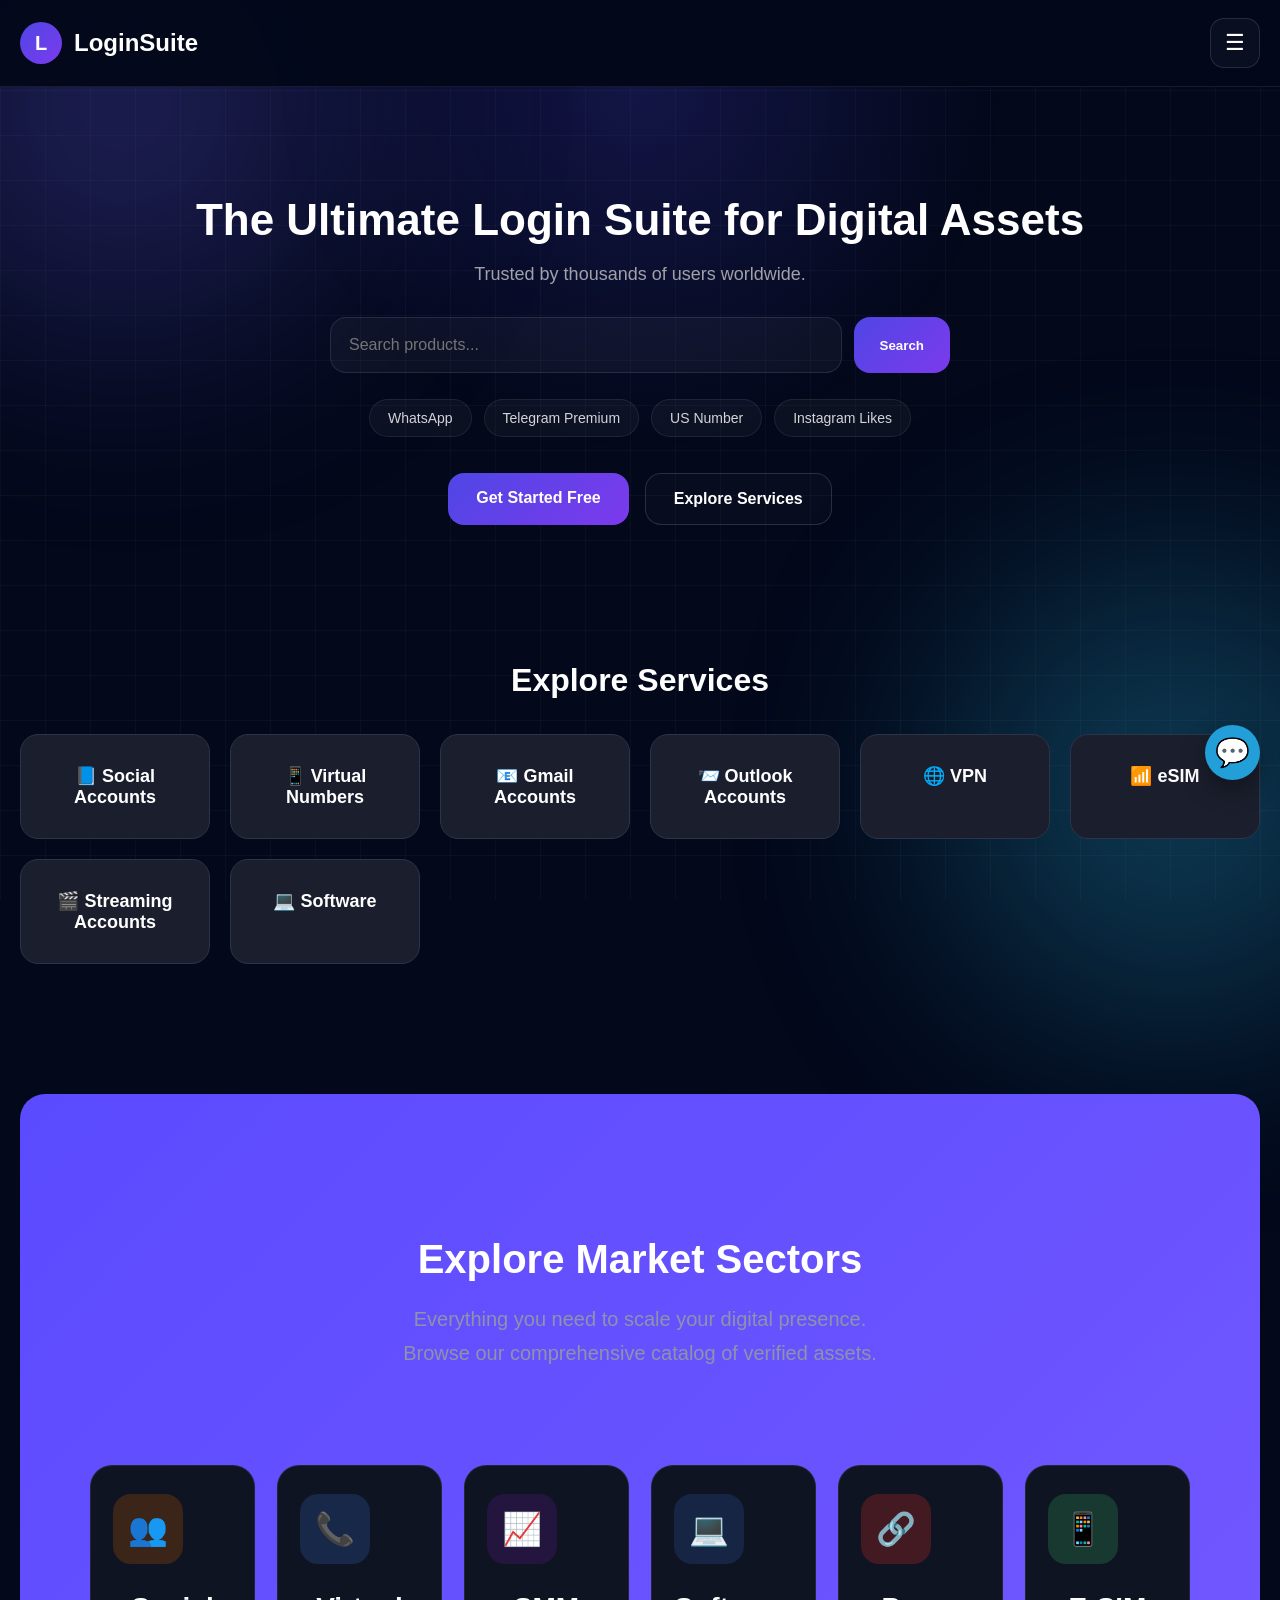
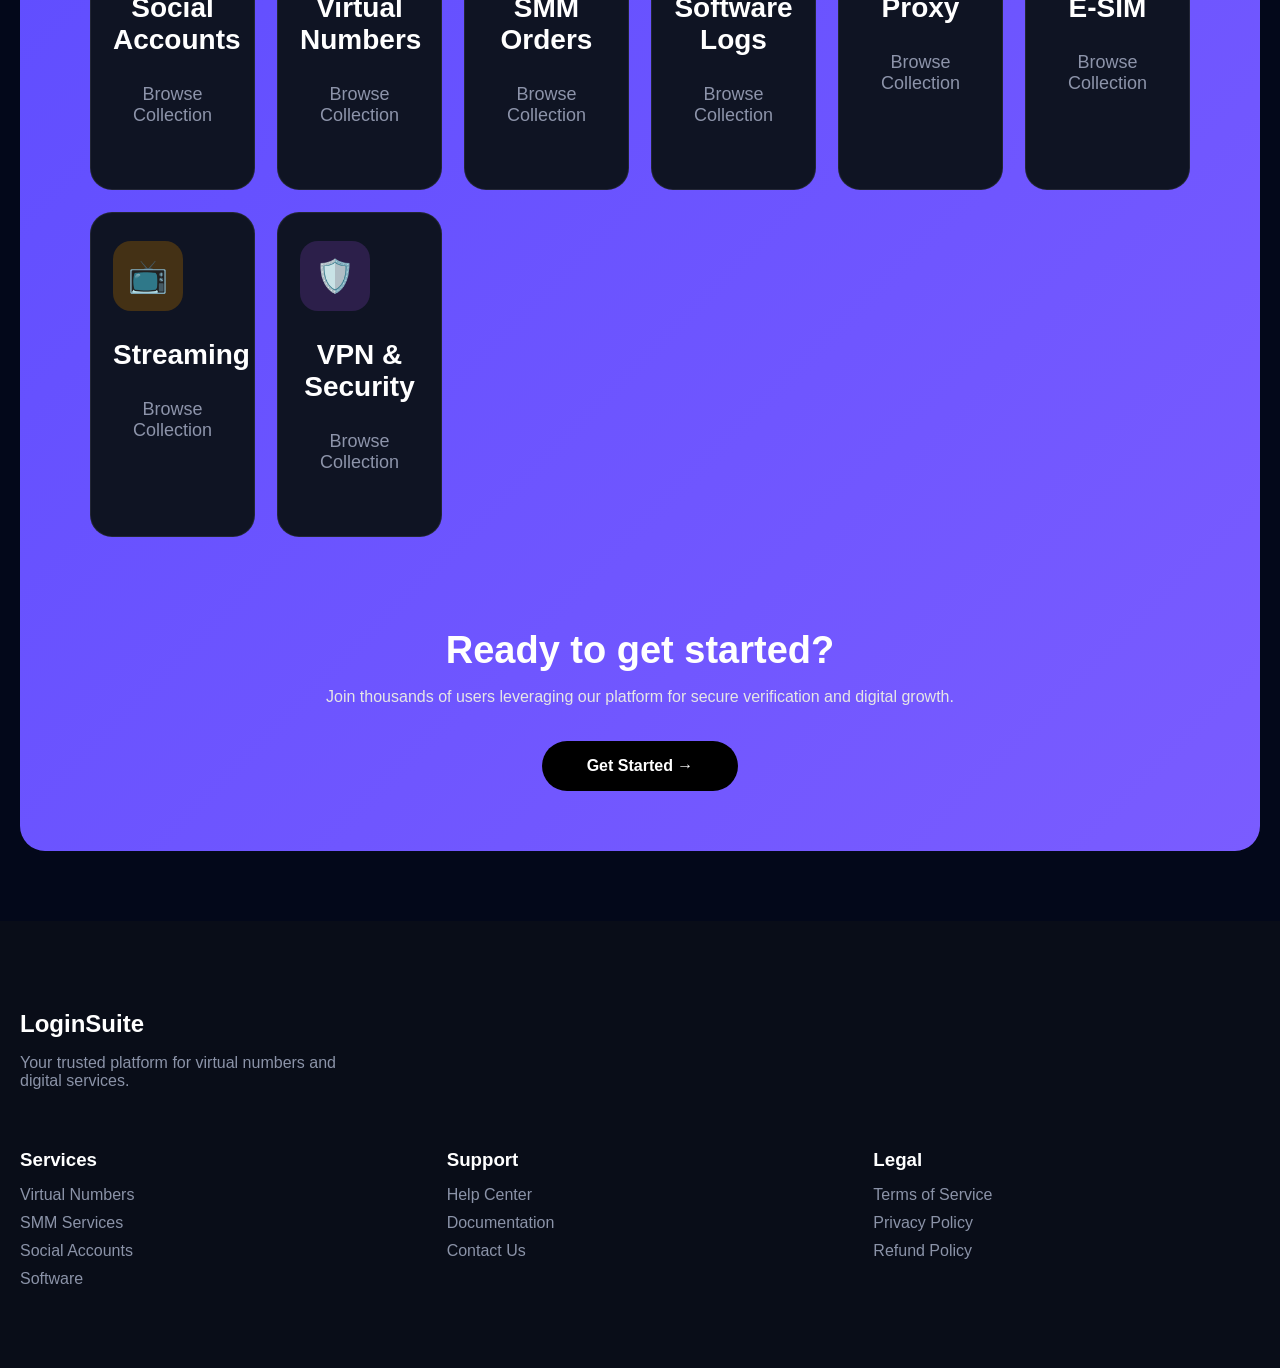
<file: index.html>
<!DOCTYPE html>
<html lang="en">
<head>
  <meta charset="UTF-8">
  <meta name="viewport" content="width=device-width, initial-scale=1.0">
  <title>LoginSuite</title>
  <link rel="stylesheet" href="style.css">
</head>
<body>
<div class="bg-glow glow1"></div>
<div class="bg-glow glow2"></div>
<div class="bg-grid"></div>
  <!-- Header -->
  <header class="header">
    <div class="logo">
      <div class="logo-circle">L</div>
      <span>LoginSuite</span>
    </div>

    <button class="menu-btn" id="menuBtn">☰</button>
  </header>

  <div class="mobile-menu" id="mobileMenu">

    <a href="#">Services</a>
    <a href="#">About</a>
    <a href="#">Contact</a>
    <a href="login.html">Sign In</a>

    <a href="#" class="menu-start-btn">
        Get Started
    </a>

</div>
  <!-- Hero Section -->
  <section class="hero">
    <h1>The Ultimate Login Suite for Digital Assets</h1>
    <p>Trusted by thousands of users worldwide.</p>

    <div class="search-box">
      <input type="text" placeholder="Search products...">
      <button>Search</button>
    </div>

    <div class="trending">
      <span>WhatsApp</span>
      <span>Telegram Premium</span>
      <span>US Number</span>
      <span>Instagram Likes</span>
    </div>

    <div class="hero-buttons">
      <a href="login.html" class="primary-btn">Get Started Free</a>
      <a href="#categories" class="secondary-btn">Explore Services</a>
    </div>
  </section>

<section class="categories">

    <h2>Explore Services</h2>

    <div class="category-grid">

        <div class="category-card">📘 Social Accounts</div>

        <div class="category-card">📱 Virtual Numbers</div>

        <div class="category-card">📧 Gmail Accounts</div>

        <div class="category-card">📨 Outlook Accounts</div>

        <div class="category-card">🌐 VPN</div>

        <div class="category-card">📶 eSIM</div>

        <div class="category-card">🎬 Streaming Accounts</div>

        <div class="category-card">💻 Software</div>

    </div>

</section>
<section class="cta">
<section class="market-title">

<h2>Explore Market Sectors</h2>

<p>
Everything you need to scale your digital presence.<br>
Browse our comprehensive catalog of verified assets.
</p>

</section>
  <section class="market-section">

    <div class="market-card">
        <div class="icon orange">👥</div>
        <h3>Social Accounts</h3>
        <p>Browse Collection</p>
    </div>

    <div class="market-card">
        <div class="icon blue">📞</div>
        <h3>Virtual Numbers</h3>
        <p>Browse Collection</p>
    </div>

    <div class="market-card">
        <div class="icon purple">📈</div>
        <h3>SMM Orders</h3>
        <p>Browse Collection</p>
    </div>

    <div class="market-card">
        <div class="icon indigo">💻</div>
        <h3>Software Logs</h3>
        <p>Browse Collection</p>
    </div>

    <div class="market-card">
        <div class="icon red">🔗</div>
        <h3>Proxy</h3>
        <p>Browse Collection</p>
    </div>

    <div class="market-card">
        <div class="icon green">📱</div>
        <h3>E-SIM</h3>
        <p>Browse Collection</p>
    </div>

    <div class="market-card">
        <div class="icon gold">📺</div>
        <h3>Streaming</h3>
        <p>Browse Collection</p>
    </div>

    <div class="market-card">
        <div class="icon violet">🛡️</div>
        <h3>VPN &amp; Security</h3>
        <p>Browse Collection</p>
    </div>

</section>
    <h2>Ready to get started?</h2>

    <p>
        Join thousands of users leveraging our platform for secure
        verification and digital growth.
    </p>

    <a href="#" class="cta-btn">Get Started →</a>

</section>

<footer class="footer">

    <div class="footer-logo">
        <h2>LoginSuite</h2>
        <p>Your trusted platform for virtual numbers and digital services.</p>
    </div>

    <div class="footer-links">

        <div>
            <h3>Services</h3>
            <a href="#">Virtual Numbers</a>
            <a href="#">SMM Services</a>
            <a href="#">Social Accounts</a>
            <a href="#">Software</a>
        </div>

        <div>
            <h3>Support</h3>
            <a href="#">Help Center</a>
            <a href="#">Documentation</a>
            <a href="#">Contact Us</a>
        </div>

        <div>
            <h3>Legal</h3>
            <a href="#">Terms of Service</a>
            <a href="#">Privacy Policy</a>
            <a href="#">Refund Policy</a>
        </div>

    </div>

</div>

</footer>

<a href="https://t.me/child_of_christ_A"
class="telegram-support"
target="_blank">

💬

</a>
<script>
const menuBtn = document.getElementById("menuBtn");
const mobileMenu = document.getElementById("mobileMenu");

menuBtn.onclick = function () {
    mobileMenu.classList.toggle("active");

    if (mobileMenu.classList.contains("active")) {
        menuBtn.innerHTML = "✕";
    } else {
        menuBtn.innerHTML = "☰";
    }
};
</script>
</body>
</html>
</file>
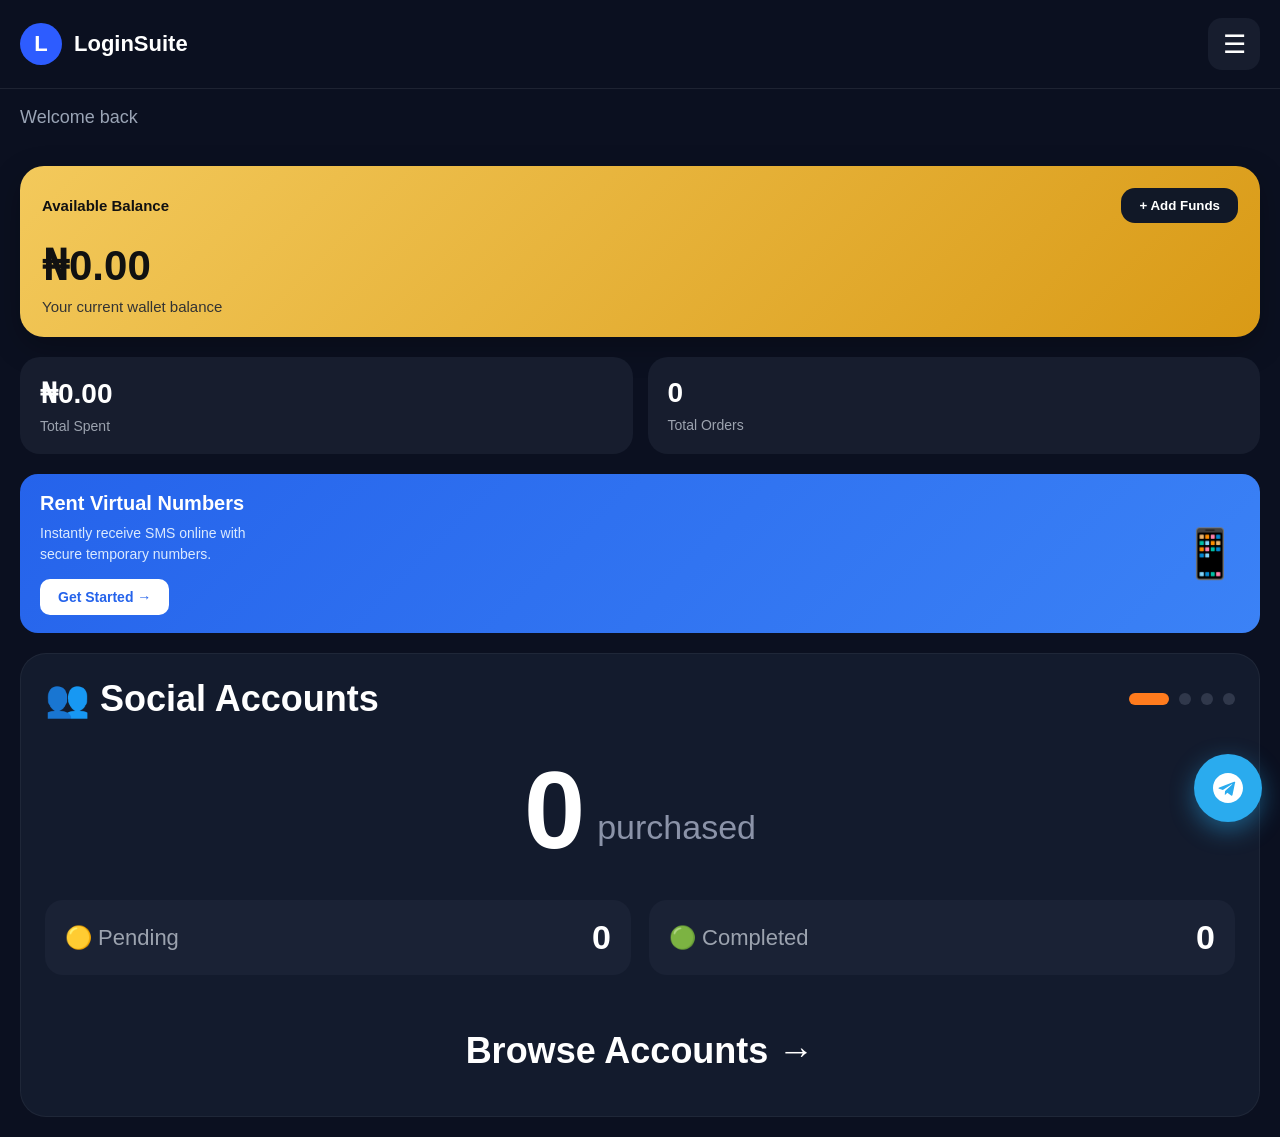
<file: dashboard.html>
<!DOCTYPE html>
<html lang="en">
<head>
    <meta charset="UTF-8">
    <meta name="viewport" content="width=device-width, initial-scale=1.0">
    <title>Dashboard - LoginSuite</title>

    <link rel="stylesheet" href="dashboard.css">
</head>

<body>

<header class="dashboard-header">

    <div class="logo">
        <div class="logo-circle">L</div>
        <span>LoginSuite</span>
    </div>

    <button class="menu-btn">☰</button>

</header>

<main id="dashboardContent">

    <!-- Welcome -->
    <div class="welcome">
        Welcome back
    </div>

    <!-- Wallet Card -->
    <section class="wallet-card">

        <div class="wallet-top">

            <span>Available Balance</span>

            <button class="add-funds">
                + Add Funds
            </button>

        </div>

        <h1>₦0.00</h1>

        <p>Your current wallet balance</p>

    </section>

    <!-- Stats -->
    <div class="stats">

        <div class="stat-box">
            <h3>₦0.00</h3>
            <p>Total Spent</p>
        </div>

        <div class="stat-box">
            <h3>0</h3>
            <p>Total Orders</p>
        </div>

    </div>

    <!-- Blue Banner -->
    <section class="promo-card">

        <div class="promo-text">

            <h2>Rent Virtual Numbers</h2>

            <p>
                Instantly receive SMS online with secure temporary numbers.
            </p>

            <button class="promo-btn">
                Get Started →
            </button>

        </div>

        <div class="promo-icon">
            📱
        </div>

    </section>
<section class="social-card">

    <div class="social-header">
        <h2>👥 Social Accounts</h2>

        <div class="dots">
            <span class="active"></span>
            <span></span>
            <span></span>
            <span></span>
        </div>
    </div>

    <div class="count">
        <h1>0</h1>
        <span>purchased</span>
    </div>

    <div class="status-boxes">

        <div class="status">
            <p>🟡 Pending</p>
            <h3>0</h3>
        </div>

        <div class="status">
            <p>🟢 Completed</p>
            <h3>0</h3>
        </div>

    </div>

    <button class="browse-btn">
        Browse Accounts →
    </button>

</section>

</main>
<a href="https://t.me/child_of_christ_A"
class="telegram-float"
target="_blank">

<svg width="28" height="28" viewBox="0 0 240 240" fill="white">
<path d="M120 0C53.7 0 0 53.7 0 120s53.7 120 120 120 120-53.7 120-120S186.3 0 120 0zm55.6 82.2l-19.7 92.8c-1.5 6.6-5.4 8.2-10.9 5.1l-30.2-22.3-14.6 14.1c-1.6 1.6-2.9 2.9-6 2.9l2.2-31.3 56.9-51.4c2.5-2.2-.5-3.5-3.8-1.3l-70.4 44.3-30.3-9.5c-6.6-2.1-6.7-6.6 1.4-9.8l118.5-45.7c5.5-2 10.4 1.3 8.9 8.1z"/>
</svg>

</a>
</body>
</html>
</file>
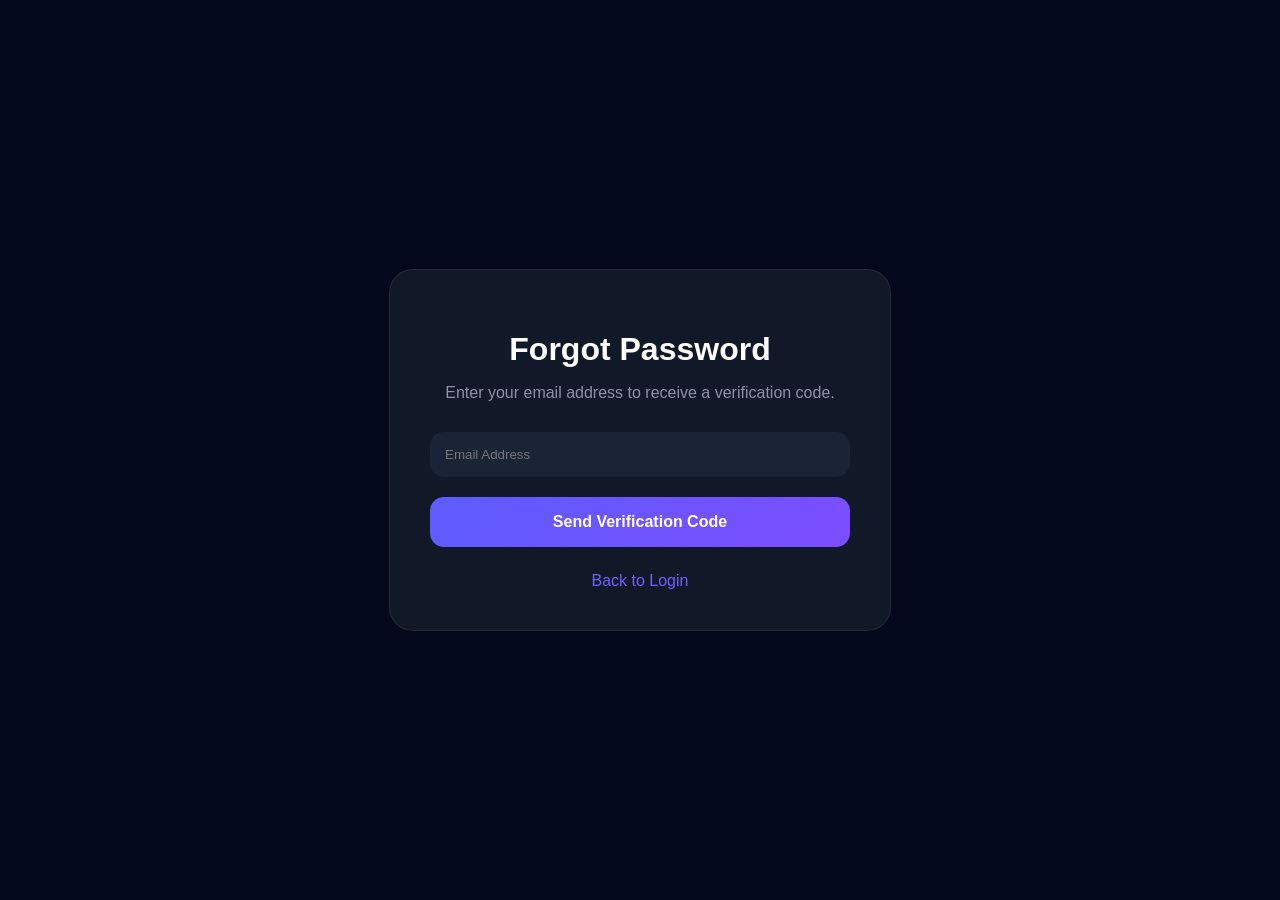
<file: forgot-password.html>
<!DOCTYPE html>
<html lang="en">
<head>
<meta charset="UTF-8">
<meta name="viewport" content="width=device-width, initial-scale=1.0">
<title>Forgot Password</title>
<link rel="stylesheet" href="style.css">

<style>
body{
background:#03081a;
display:flex;
justify-content:center;
align-items:center;
min-height:100vh;
}

.box{
width:420px;
max-width:92%;
background:#111827;
padding:40px;
border-radius:24px;
border:1px solid rgba(255,255,255,.08);
}

.box h1{
text-align:center;
margin-bottom:10px;
}

.box p{
text-align:center;
color:#8b93a8;
margin-bottom:30px;
}

input{
width:100%;
padding:15px;
background:#1b2436;
border:none;
border-radius:14px;
color:white;
margin-bottom:20px;
box-sizing:border-box;
}

button{
width:100%;
padding:16px;
background:linear-gradient(135deg,#5d5cff,#7c4dff);
color:white;
border:none;
border-radius:14px;
font-size:16px;
font-weight:bold;
cursor:pointer;
}

.back{
margin-top:25px;
text-align:center;
}

.back a{
color:#6d63ff;
text-decoration:none;
}
</style>

</head>

<body>

<div class="box">

<h1>Forgot Password</h1>

<p>
Enter your email address to receive a verification code.
</p>

<input type="email" placeholder="Email Address">

<button onclick="window.location.href='verify-code.html'">
Send Verification Code
</button>

<div class="back">
<a href="login.html">Back to Login</a>
</div>

</div>

</body>
</html>
</file>
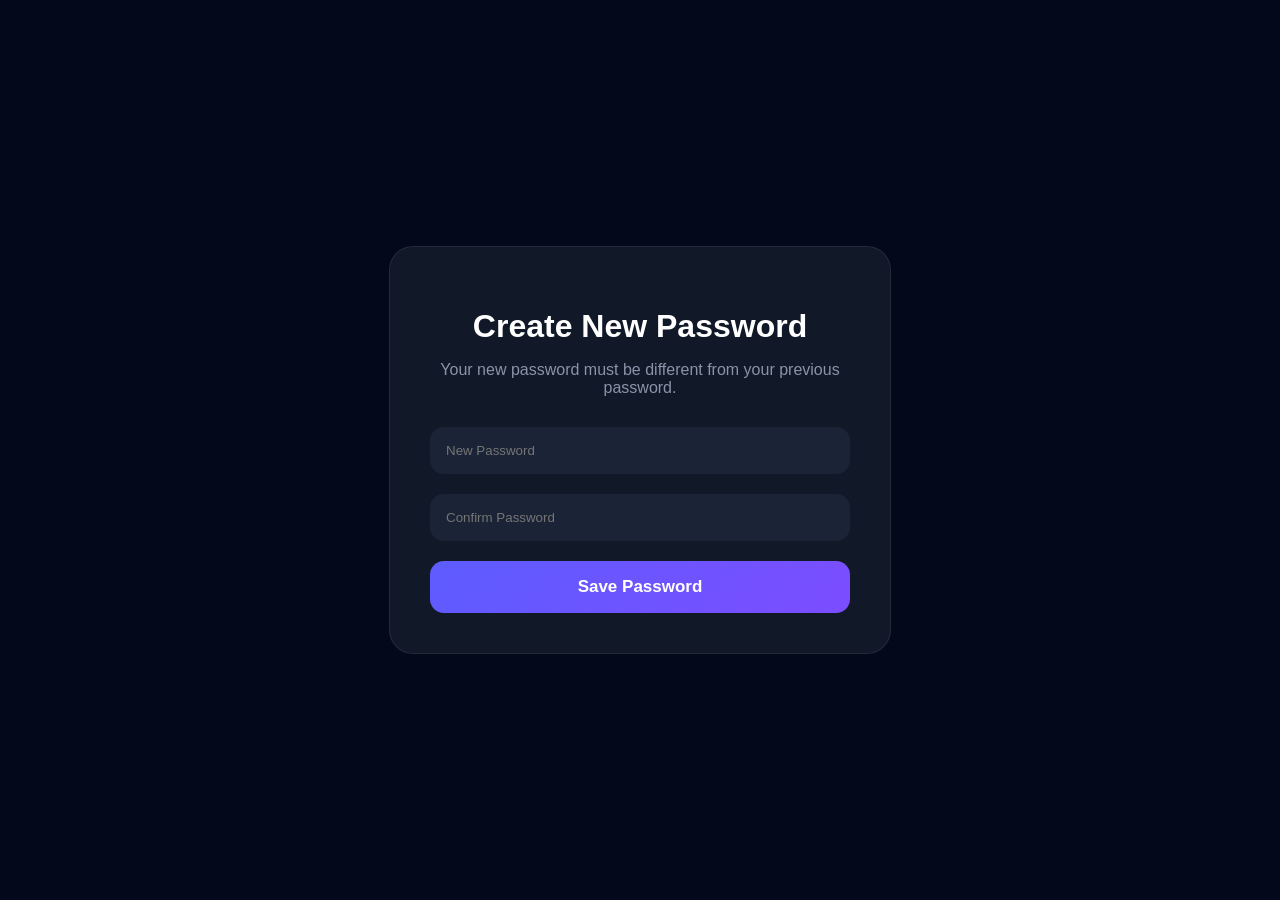
<file: new-password.html>
<!DOCTYPE html>
<html lang="en">
<head>
<meta charset="UTF-8">
<meta name="viewport" content="width=device-width, initial-scale=1.0">
<title>Create New Password</title>
<link rel="stylesheet" href="style.css">

<style>

body{
background:#03081a;
display:flex;
justify-content:center;
align-items:center;
min-height:100vh;
font-family:Arial,sans-serif;
}

.box{
width:420px;
max-width:92%;
background:#111827;
padding:40px;
border-radius:24px;
border:1px solid rgba(255,255,255,.08);
}

.box h1{
text-align:center;
color:white;
margin-bottom:10px;
}

.box p{
text-align:center;
color:#8b93a8;
margin-bottom:30px;
}

input{
width:100%;
padding:16px;
margin-bottom:20px;
background:#1b2436;
border:none;
border-radius:14px;
color:white;
box-sizing:border-box;
}

button{
width:100%;
padding:16px;
border:none;
border-radius:14px;
background:linear-gradient(135deg,#5d5cff,#7c4dff);
color:white;
font-size:17px;
font-weight:bold;
cursor:pointer;
}

</style>

</head>

<body>

<div class="box">

<h1>Create New Password</h1>

<p>
Your new password must be different from your previous password.
</p>

<input type="password" placeholder="New Password">

<input type="password" placeholder="Confirm Password">

<button onclick="window.location.href='login.html'">

Save Password

</button>

</div>
<div id="loader">
    <div class="loader-circle"></div>
</div>
</body>

</html>
</file>
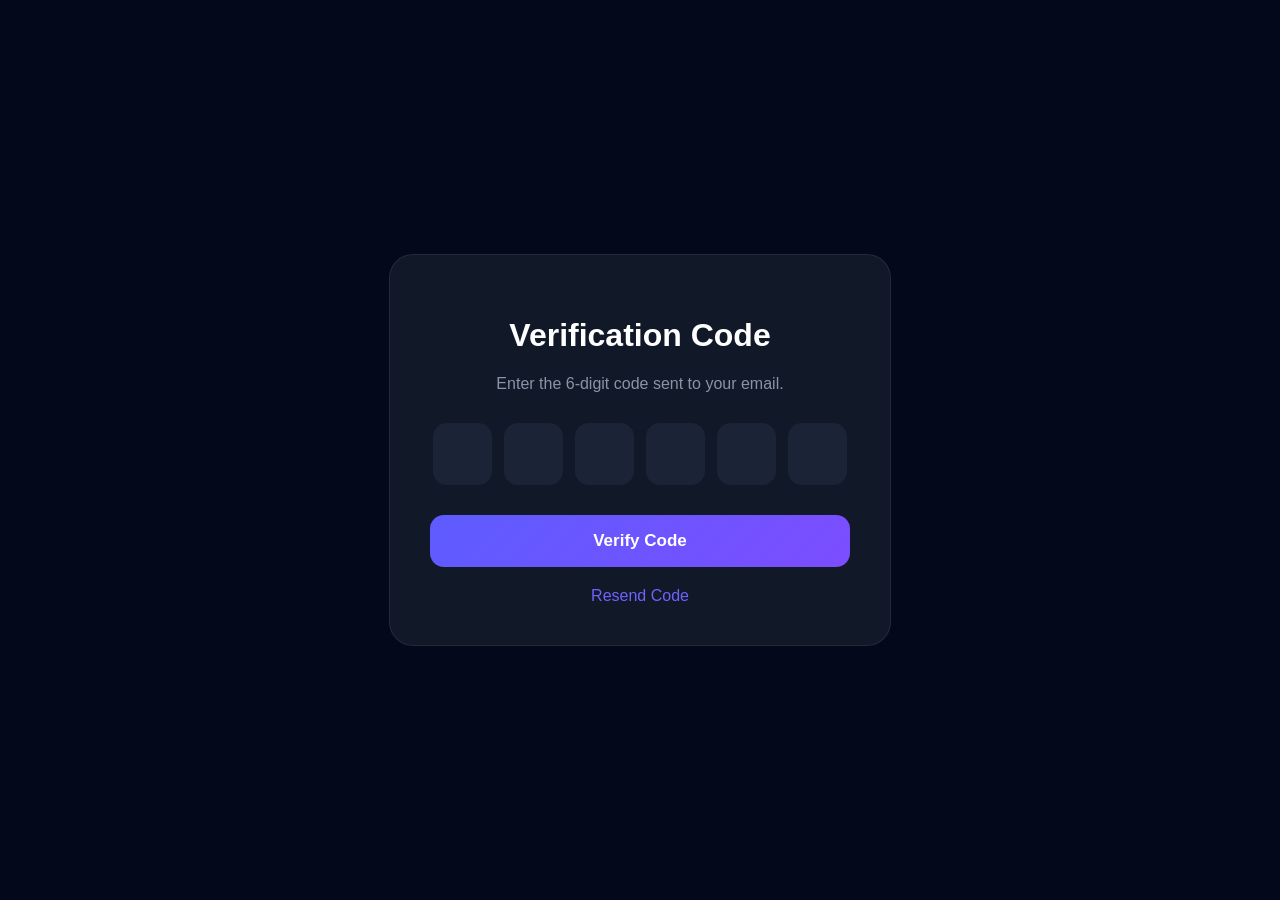
<file: verify-code.html>
<!DOCTYPE html>
<html lang="en">
<head>
<meta charset="UTF-8">
<meta name="viewport" content="width=device-width, initial-scale=1.0">
<title>Verify Code</title>
<link rel="stylesheet" href="style.css">

<style>
body{
    background:#03081a;
    display:flex;
    justify-content:center;
    align-items:center;
    min-height:100vh;
    font-family:Arial,sans-serif;
}

.box{
    width:420px;
    max-width:92%;
    background:#111827;
    padding:40px;
    border-radius:24px;
    border:1px solid rgba(255,255,255,.08);
    text-align:center;
}

.box h1{
    color:white;
}

.box p{
    color:#8b93a8;
    margin-bottom:30px;
}

.code-box{
    display:flex;
    justify-content:center;
    gap:12px;
    margin-bottom:30px;
}

.code-box input{
    width:55px;
    height:60px;
    text-align:center;
    font-size:24px;
    border:none;
    border-radius:14px;
    background:#1b2436;
    color:white;
}

button{
    width:100%;
    padding:16px;
    background:linear-gradient(135deg,#5d5cff,#7c4dff);
    color:white;
    border:none;
    border-radius:14px;
    font-size:17px;
    font-weight:bold;
    cursor:pointer;
}

.resend{
    margin-top:20px;
}

.resend a{
    color:#6d63ff;
    text-decoration:none;
}
</style>

</head>

<body>

<div class="box">

<h1>Verification Code</h1>

<p>
Enter the 6-digit code sent to your email.
</p>

<div class="code-box">
<input maxlength="1">
<input maxlength="1">
<input maxlength="1">
<input maxlength="1">
<input maxlength="1">
<input maxlength="1">
</div>

<button onclick="window.location.href='new-password.html'">
Verify Code
</button>

<div class="resend">
<a href="#">Resend Code</a>
</div>

</div>
<div id="loader">
    <div class="loader-circle"></div>
</div>
</body>
</html>
</file>
<file: style.css>
body {
  margin: 0;
  font-family: Arial, sans-serif;
  background: #03081a;
  color: #fff;
}

.header {
  display: flex;
  justify-content: space-between;
  align-items: center;
  padding: 18px 20px;
  border-bottom: 1px solid rgba(255,255,255,0.08);
  background: rgba(3,8,26,0.95);
  position: sticky;
  top: 0;
  z-index: 100;
}

.logo {
  display: flex;
  align-items: center;
  gap: 12px;
  font-size: 24px;
  font-weight: 700;
}

.logo-circle {
  width: 42px;
  height: 42px;
  border-radius: 50%;
  background: linear-gradient(135deg, #4f46e5, #7c3aed);
  display: flex;
  align-items: center;
  justify-content: center;
  font-weight: bold;
  font-size: 20px;
}

.menu-btn {
  width: 50px;
  height: 50px;
  border-radius: 14px;
  border: 1px solid rgba(255,255,255,0.12);
  background: rgba(255,255,255,0.03);
  color: #fff;
  font-size: 22px;
  cursor: pointer;
}

.hero {
  text-align: center;
  padding: 70px 20px 50px;
  background: radial-gradient(circle at top, rgba(79,70,229,0.22), transparent 45%);
}

.hero h1 {
  font-size: 44px;
  line-height: 1.2;
  margin-bottom: 18px;
}

.hero p {
  color: #a1a1aa;
  margin-bottom: 32px;
  font-size: 18px;
}

.search-box {
  display: flex;
  gap: 12px;
  max-width: 620px;
  margin: 0 auto 26px;
}

.search-box input {
  flex: 1;
  padding: 18px;
  border-radius: 16px;
  border: 1px solid rgba(255,255,255,0.1);
  background: rgba(255,255,255,0.04);
  color: #fff;
  font-size: 16px;
}

.search-box button {
  padding: 18px 26px;
  border-radius: 16px;
  border: none;
  background: linear-gradient(135deg, #4f46e5, #7c3aed);
  color: #fff;
  font-weight: bold;
  cursor: pointer;
}

.trending {
  display: flex;
  justify-content: center;
  flex-wrap: wrap;
  
  gap: 12px;
  margin-bottom: 36px;
}

.trending span {
  padding: 10px 18px;
  border-radius: 999px;
  background: rgba(255,255,255,0.04);
  border: 1px solid rgba(255,255,255,0.08);
  color: #d4d4d8;
  font-size: 14px;
}

.hero-buttons {
  display: flex;
  justify-content: center;
  gap: 16px;
  flex-wrap: wrap;
}

.primary-btn,
.secondary-btn {
  padding: 16px 28px;
  border-radius: 16px;
  text-decoration: none;
  font-weight: bold;
  font-size: 16px;
}

.primary-btn {
  background: linear-gradient(135deg, #4f46e5, #7c3aed);
  color: #fff;
}

.secondary-btn {
  border: 1px solid rgba(255,255,255,0.14);
  color: #fff;
  background: rgba(255,255,255,0.02);
}

@media (max-width: 768px) {
  .hero h1 {
    font-size: 32px;
  }

  .search-box {
    flex-direction: column;
  }

  .search-box button {
    width: 100%;
  }
}
.categories{
    padding:60px 20px;
    text-align:center;
}

.categories h2{
    color:#fff;
    font-size:32px;
    margin-bottom:35px;
}

.category-grid{
    display:grid;
    grid-template-columns:repeat(auto-fit,minmax(180px,1fr));
    gap:20px;
}

.category-card{
    background:#1b1f2d;
    border:1px solid #2d3448;
    border-radius:18px;
    padding:30px 20px;
    color:#fff;
    font-size:18px;
    font-weight:600;
    cursor:pointer;
    transition:0.3s;
}

.category-card:hover{
    transform:translateY(-8px);
    background:#2b3150;
    box-shadow:0 10px 25px rgba(0,0,0,.35);
}
.cta{
    margin:70px 20px;
    padding:60px 30px;
    border-radius:25px;
    text-align:center;
    background:linear-gradient(135deg,#5b4bff,#7a5cff);
}

.cta h2{
    color:#fff;
    font-size:38px;
    margin-bottom:15px;
}

.cta p{
    color:#e6e6e6;
    margin-bottom:35px;
}

.cta-btn{
    display:inline-block;
    background:#000;
    color:#fff;
    padding:16px 45px;
    border-radius:50px;
    text-decoration:none;
    font-weight:bold;
}

.footer{
    padding:70px 20px;
    background:#090d18;
}

.footer-logo h2{
    color:white;
    margin-bottom:15px;
}

.footer-logo p{
    color:#8b93a8;
    max-width:350px;
}

.footer-links{
    display:grid;
    grid-template-columns:repeat(auto-fit,minmax(180px,1fr));
    gap:40px;
    margin-top:40px;
}

.footer-links h3{
    color:white;
    margin-bottom:15px;
}

.footer-links a{
    display:block;
    color:#8b93a8;
    text-decoration:none;
    margin:10px 0;
}

.footer-links a:hover{
    color:white;
}
.market-section{
    display:grid;
    grid-template-columns:repeat(auto-fit,minmax(160px,1fr));
    gap:22px;
    padding:60px 20px;
    max-width:1100px;
    margin:auto;
}

.market-card{
    background:#0f1423;
    border:1px solid rgba(255,255,255,.08);
    border-radius:22px;
    padding:28px 22px;
    min-height:220px;
    transition:.3s;
}

.market-card:hover{
    transform:translateY(-6px);
    border-color:#6d63ff;
    box-shadow:0 15px 35px rgba(109,99,255,.18);
}

.market-card h3{
    margin-top:28px;
    font-size:28px;
    color:#fff;
}

.market-card p{
    margin-top:12px;
    color:#8d94aa;
    font-size:18px;
}

.icon{
    width:68px;
    height:68px;
    border-radius:18px;
    display:flex;
    justify-content:center;
    align-items:center;
    font-size:32px;
}

.icon{
    width:70px;
    height:70px;
    border-radius:18px;
    display:flex;
    align-items:center;
    justify-content:center;
    font-size:32px;
}

.orange{background:#3b2418;color:#ff914d;}
.blue{background:#172848;color:#63a7ff;}
.purple{background:#24153f;color:#9d7dff;}
.indigo{background:#172545;color:#7d8cff;}
.red{background:#431a21;color:#ff6c7b;}
.green{background:#17392f;color:#36dba3;}
.gold{background:#443115;color:#ffc447;}
.violet{background:#2c1f4a;color:#b36dff;}
.market-title{
    text-align:center;
    padding-top:50px;
}

.market-title h2{
    font-size:40px;
    color:#fff;
    margin-bottom:18px;
}

.market-title p{
    color:#8d94aa;
    font-size:20px;
    line-height:1.7;
}
/* Premium Animated Background */

body{
    overflow-x:hidden;
    position:relative;
}

.bg-grid{
    position:fixed;
    inset:0;
    background-image:
    linear-gradient(rgba(255,255,255,.03) 1px, transparent 1px),
    linear-gradient(90deg, rgba(255,255,255,.03) 1px, transparent 1px);

    background-size:45px 45px;
    z-index:-3;
}

.bg-glow{
    position:fixed;
    width:450px;
    height:450px;
    border-radius:50%;
    filter:blur(120px);
    opacity:.25;
    z-index:-2;
    animation:floatGlow 12s infinite ease-in-out;
}

.glow1{
    background:#6d63ff;
    top:-120px;
    left:-100px;
}

.glow2{
    background:#2bd4ff;
    bottom:-120px;
    right:-120px;
    animation-delay:6s;
}

@keyframes floatGlow{

0%{
transform:translate(0,0);
}

50%{
transform:translate(50px,-40px);
}

100%{
transform:translate(0,0);
}

}
.footer{
    position:relative;
}

.telegram-support{
    position:fixed;
    right:20px;
    top:auto;
bottom:120px;
transform:none;
    width:55px;
    height:55px;
    border-radius:50%;
    background:#229ED9;
    color:white;
    text-decoration:none;
    display:flex;
    justify-content:center;
    align-items:center;
    font-size:28px;
    box-shadow:0 10px 25px rgba(0,0,0,.35);
    z-index:99999;
    transition:.3s;
}

.telegram-support:hover{
    transform:translateY(-50%) scale(1.1);
}
.mobile-menu{
    display:none;
    position:fixed;
    top:82px;
    left:0;
    width:100%;
    background:#090d18;
    padding:35px;
    box-sizing:border-box;
    border-top:1px solid rgba(255,255,255,.08);
    z-index:9999;
}

.mobile-menu.active{
    display:block;
}

.mobile-menu a{
    display:block;
    color:#8b93a8;
    text-decoration:none;
    font-size:20px;
    margin:22px 0;
}

.mobile-menu a:hover{
    color:white;
}

.menu-start-btn{
    display:block;
    text-align:center;
    background:linear-gradient(135deg,#5d5cff,#7c4dff);
    color:white !important;
    padding:18px;
    border-radius:16px;
    margin-top:20px;
    font-weight:bold;
}
.google-btn{
    width:100%;
    display:flex;
    align-items:center;
    justify-content:center;
    gap:12px;
    padding:15px;
    background:white;
    border:none;
    border-radius:14px;
    font-size:17px;
    font-weight:bold;
    cursor:pointer;
    color:#222;
}

.google-icon{
    width:16px;
    height:16px;
}
.password-box{
    position:relative;
}

.password-box input{
    width:100%;
    padding-right:50px;
}

#togglePassword{
    position:absolute;
    right:18px;
    top:50%;
    transform:translateY(-50%);
    cursor:pointer;
    font-size:20px;
    user-select:none;
    color:#8b93a8;
}
/* Loading Screen */

#loader{
    position:fixed;
    top:0;
    left:0;
    width:100%;
    height:100%;
    background:rgba(3,8,26,.96);
    display:none;
    justify-content:center;
    align-items:center;
    z-index:999999;
}

.loader-circle{
    width:70px;
    height:70px;
    border:6px solid rgba(255,255,255,.15);
    border-top:6px solid #6d63ff;
    border-radius:50%;
    animation:spin .8s linear infinite;
}

@keyframes spin{
    100%{
        transform:rotate(360deg);
    }
}
</file>
<file: dashboard.css>
*{
    margin:0;
    padding:0;
    box-sizing:border-box;
}

body{
    background:#0b1020;
    font-family:Arial,sans-serif;
    color:white;
}

.dashboard-header{
    display:flex;
    justify-content:space-between;
    align-items:center;
    padding:18px 20px;
    border-bottom:1px solid rgba(255,255,255,.08);
}

.logo{
    display:flex;
    align-items:center;
    gap:12px;
}

.logo-circle{
    width:42px;
    height:42px;
    border-radius:50%;
    background:#2d5cff;
    display:flex;
    justify-content:center;
    align-items:center;
    font-size:22px;
    font-weight:bold;
}

.logo span{
    font-size:22px;
    font-weight:bold;
}

.menu-btn{
    width:52px;
    height:52px;
    border:none;
    border-radius:14px;
    background:#171d2e;
    color:white;
    font-size:26px;
}

.welcome{
    padding:18px 20px;
    color:#9aa4b5;
    font-size:18px;
}
/* Wallet */

.wallet-card{
    margin:20px;
    padding:22px;
    border-radius:24px;
    background:linear-gradient(135deg,#F3C95B,#D99A16);
    color:#111;
    box-shadow:0 10px 30px rgba(0,0,0,.25);
}

.wallet-top{
    display:flex;
    justify-content:space-between;
    align-items:center;
    margin-bottom:18px;
}

.wallet-top span{
    font-size:15px;
    font-weight:600;
}

.add-funds{
    background:#111827;
    color:white;
    border:none;
    border-radius:14px;
    padding:10px 18px;
    font-weight:bold;
}

.wallet-card h1{
    font-size:42px;
    margin-bottom:8px;
}

.wallet-card p{
    color:#333;
    font-size:15px;
}

/* Stats */

.stats{
    display:grid;
    grid-template-columns:1fr 1fr;
    gap:15px;
    margin:20px;
}

.stat-box{
    background:#171D2E;
    border-radius:20px;
    padding:20px;
}

.stat-box h3{
    font-size:28px;
    color:white;
    margin-bottom:8px;
}

.stat-box p{
    color:#9CA3AF;
    font-size:14px;
}
.promo-card{
    margin:20px;
    padding:18px 20px;
    border-radius:18px;
    background:linear-gradient(135deg,#2563eb,#3b82f6);
    display:flex;
    justify-content:space-between;
    align-items:center;
}

.promo-text h2{
    font-size:20px;
    margin-bottom:8px;
    color:#fff;
}

.promo-text p{
    font-size:14px;
    color:#dbeafe;
    line-height:1.5;
    margin-bottom:14px;
    max-width:220px;
}

.promo-btn{
    padding:10px 18px;
    border:none;
    border-radius:10px;
    background:#fff;
    color:#2563eb;
    font-size:14px;
    font-weight:bold;
    cursor:pointer;
}

.promo-icon{
    font-size:48px;
}
/* ================= SOCIAL CARD ================= */

.social-card{
    margin:20px;
    background:#131b2d;
    border-radius:26px;
    padding:24px;
    border:1px solid rgba(255,255,255,.05);
}

.social-header{
    display:flex;
    justify-content:space-between;
    align-items:center;
    margin-bottom:35px;
}

.social-header h2{
    color:#fff;
    font-size:36px;
    font-weight:700;
    display:flex;
    align-items:center;
    gap:12px;
}

.dots{
    display:flex;
    gap:10px;
}

.dots span{
    width:12px;
    height:12px;
    border-radius:50%;
    background:#30384b;
}

.dots .active{
    width:40px;
    border-radius:20px;
    background:#ff7b1d;
}

.count{
    display:flex;
    justify-content:center;
    align-items:flex-end;
    gap:12px;
    margin-bottom:35px;
}

.count h1{
    font-size:110px;
    line-height:1;
    color:#fff;
}

.count span{
    font-size:34px;
    color:#8b93a8;
    margin-bottom:18px;
}

.status-boxes{
    display:flex;
    gap:18px;
    margin-bottom:35px;
}

.status{
    flex:1;
    background:#1a2235;
    border-radius:18px;
    padding:18px 20px;
    display:flex;
    justify-content:space-between;
    align-items:center;
}

.status p{
    color:#9ca3af;
    font-size:22px;
}

.status h3{
    color:#fff;
    font-size:34px;
}

.browse-btn{
    width:100%;
    background:transparent;
    border:none;
    color:#fff;
    font-size:36px;
    font-weight:700;
    padding:20px 0;
    cursor:pointer;
}
.telegram-float{
    position:fixed;

    right:18px;
    bottom:78px;

    width:68px;
    height:68px;

    border-radius:50%;
    background:#2AABEE;

    display:flex;
    justify-content:center;
    align-items:center;

    text-decoration:none;

    box-shadow:0 8px 25px rgba(42,171,238,.45);

    z-index:9999;
}

.telegram-float svg{
    width:30px;
    height:30px;
}
</file>
